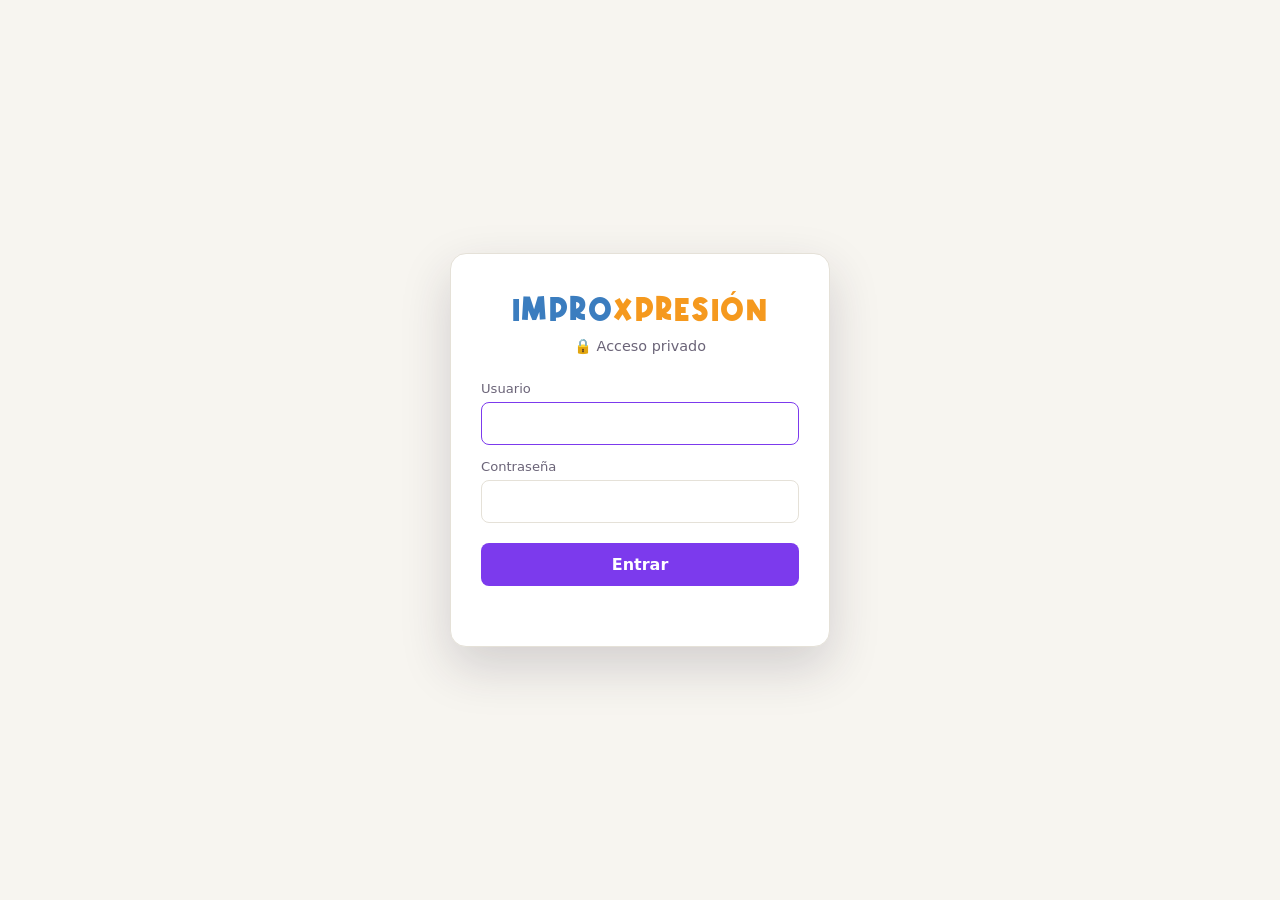
<file: index.html>
<!DOCTYPE html>
<html lang="es">
<head>
<meta charset="UTF-8">
<meta name="viewport" content="width=device-width, initial-scale=1.0">
<meta name="robots" content="noindex,nofollow">
<title>Libera tu arte · Juegos de Teatro e Impro</title>
<link rel="stylesheet" href="css/estilos.css">
<script src="js/auth.js"></script>
</head>
<body>

<header class="top">
  <a class="brand" href="index.html">
    <img src="img/logo-improxpresion.png" onerror="this.onerror=null;this.src='img/logo.svg'" alt="ImproXpresión">
    <span class="brand-txt"><span class="azul">IMPRO</span><span class="naranja">XPRESIÓN</span></span>
  </a>
  <nav>
    <a class="btn btn-secundario" href="menudos.html" title="Juegos de las clases infantiles de Menudos Artistas">🧒 Menudos Artistas</a>
    <button class="btn btn-secundario" id="btnCrearJuego">➕ Crear juego</button>
    <a class="btn btn-secundario" href="conceptos.html">📖 Conceptos</a>
    <a class="btn btn-secundario" href="actuaciones.html">📅 Actuaciones</a>
    <a class="btn btn-secundario" href="mapa.html">🗺️ Mapa</a>
    <a class="btn btn-primario" href="ficha.html">📋 Crear ficha <span class="badge-carrito" id="badgeCarrito">0</span></a>
  </nav>
</header>

<section class="panel-busqueda">
  <div class="fila-busqueda">
    <input type="search" id="txtBuscar" placeholder="Buscar por título, descripción, variantes... (ej: estatus, mímica, palmada)">
    <select id="selAutor"><option value="">Todos los autores</option></select>
    <select id="selEdad">
      <option value="">Todas las edades</option>
      <option value="ninos">Niños</option>
      <option value="adultos">Adultos</option>
      <option value="ambos">Ambos</option>
    </select>
    <select id="selOrden">
      <option value="alfa">A → Z</option>
      <option value="cat">Por categoría</option>
      <option value="fuente">Por fuente</option>
    </select>
  </div>
  <div class="chips" id="chipsCategorias"></div>
  <div class="fila-toggles">
    <label><input type="checkbox" id="chkFavs"> ⭐ Solo favoritos</label>
    <label><input type="checkbox" id="chkPropios"> 🟢 Nuevos o editados por mí</label>
    <label><input type="checkbox" id="chkVariantes"> 🔀 Con variantes</label>
    <button class="btn btn-secundario btn-mini" id="btnReset">↺ Reset</button>
    <button class="btn btn-secundario btn-mini" id="btnBackup" title="Descarga un JSON con tus juegos nuevos, ediciones, favoritos y fichas">⬇ Copia de seguridad</button>
    <button class="btn btn-secundario btn-mini" id="btnRestaurarBackup" title="Recupera una copia de seguridad">⬆ Restaurar copia</button>
    <input type="file" id="fileBackup" accept=".json" style="display:none">
    <span class="contador" id="contador"></span>
  </div>
</section>

<main class="grid" id="resultados"></main>

<!-- Modal detalle -->
<div class="modal-fondo" id="modalDetalle">
  <div class="modal">
    <button class="cerrar" data-cierra="modalDetalle">✕</button>
    <h2 id="detTitulo"></h2>
    <div class="chips-mini" id="detCats"></div>
    <div class="seccion"><h4>Cómo se juega</h4><p id="detDesc"></p></div>
    <div class="seccion" id="detVarWrap"><h4>Variantes</h4><p id="detVar"></p></div>
    <div class="seccion"><h4>Fuente</h4><p id="detFuente"></p></div>
    <div class="acciones">
      <button class="btn btn-rojo" id="detEliminar" style="display:none">🗑 Eliminar</button>
      <button class="btn btn-rojo" id="detRestaurar" style="display:none">↺ Restaurar original</button>
      <button class="btn btn-secundario" id="detEditar">✏ Editar</button>
      <button class="btn btn-secundario" id="detFav">⭐ Favorito</button>
      <button class="btn btn-verde" id="detAnadir">➕ Añadir a la ficha</button>
    </div>
  </div>
</div>

<!-- Modal crear/editar juego -->
<div class="modal-fondo" id="modalCrear">
  <div class="modal">
    <button class="cerrar" data-cierra="modalCrear">✕</button>
    <h2 id="crearTitulo">Crear juego</h2>
    <label>Título *</label>
    <input type="text" id="cjTitulo" placeholder="Nombre del juego">
    <label>Categorías * (haz clic para seleccionar)</label>
    <div class="chips" id="cjCats"></div>
    <input type="text" id="cjCatNueva" placeholder="...o escribe una categoría nueva y pulsa Enter" style="margin-top:6px">
    <label>Descripción / mecánica *</label>
    <textarea id="cjDesc" placeholder="Cómo se juega, qué trabaja, consejos de dirección..."></textarea>
    <label>Variantes</label>
    <textarea id="cjVar" style="min-height:50px"></textarea>
    <label>Edad</label>
    <select id="cjEdad">
      <option value="ambos">Ambos</option>
      <option value="ninos">Niños</option>
      <option value="adultos">Adultos</option>
    </select>
    <label>Autor / fuente</label>
    <input type="text" id="cjAutor" placeholder="Edu" value="Edu">
    <div class="acciones">
      <button class="btn btn-secundario" data-cierra="modalCrear">Cancelar</button>
      <button class="btn btn-primario" id="cjGuardar">💾 Guardar juego</button>
    </div>
  </div>
</div>

<script src="data/juegos.js"></script>
<script src="data/conceptos.js"></script>
<script src="js/comun.js"></script>
<script src="js/app.js"></script>
</body>
</html>
</file>
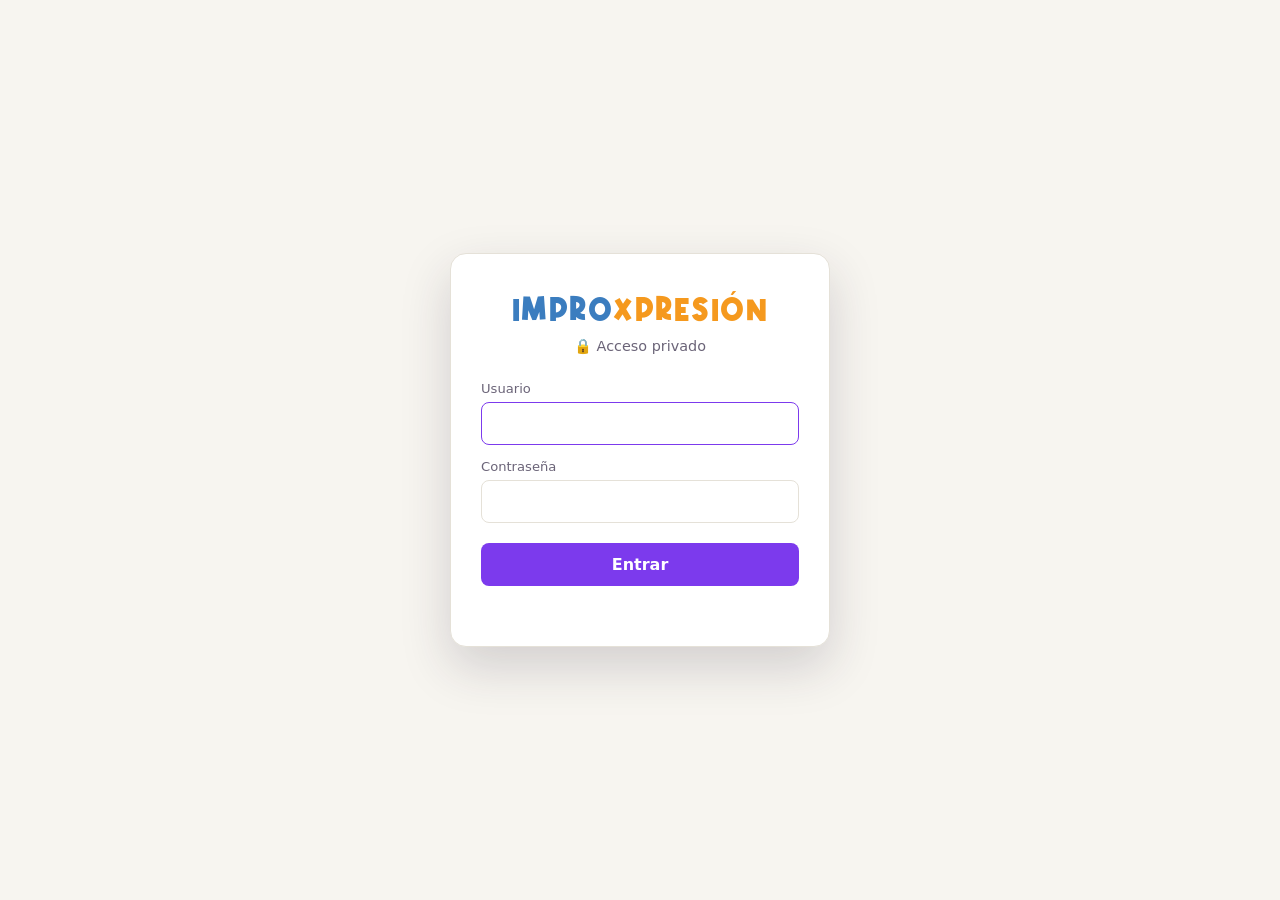
<file: actuaciones.html>
<!DOCTYPE html>
<html lang="es">
<head>
<meta charset="UTF-8">
<meta name="viewport" content="width=device-width, initial-scale=1.0">
<meta name="robots" content="noindex,nofollow">
<title>Actuaciones · ImproXpresión</title>
<link rel="stylesheet" href="css/estilos.css">
<script src="js/auth.js"></script>
<style>
.form-actuacion{background:var(--panel);border:1px solid var(--borde);border-radius:var(--radio);padding:18px 20px;box-shadow:var(--sombra);max-width:1000px;margin:18px auto;display:grid;grid-template-columns:2fr 1fr 1fr 1fr;gap:12px}
.form-actuacion .ancho{grid-column:1/-1}
.form-actuacion label{font-size:.78rem;font-weight:700;color:var(--tinta2);display:block;margin-bottom:3px;text-transform:uppercase;letter-spacing:.5px}
.form-actuacion input,.form-actuacion textarea{width:100%;padding:9px 11px;border:1px solid var(--borde);border-radius:8px;font-family:inherit;font-size:.95rem}
.form-actuacion textarea{min-height:56px;resize:vertical}
.form-actuacion .acciones-form{grid-column:1/-1;display:flex;gap:10px;justify-content:flex-end}
.lista-actuaciones{max-width:1000px;margin:0 auto 40px;padding:0 16px;display:flex;flex-direction:column;gap:12px}
.actuacion{background:var(--panel);border:1px solid var(--borde);border-radius:var(--radio);padding:14px 18px;box-shadow:var(--sombra);display:flex;gap:16px;align-items:flex-start}
.actuacion.pasada{opacity:.55}
.fecha-badge{background:#3b7dbf;color:#fff;border-radius:10px;padding:8px 12px;text-align:center;min-width:74px}
.fecha-badge .dia{font-size:1.5rem;font-weight:700;line-height:1}
.fecha-badge .mes{font-size:.75rem;text-transform:uppercase;letter-spacing:1px}
.fecha-badge .anio{font-size:.7rem;opacity:.8}
.actuacion .cuerpo{flex:1}
.actuacion h3{margin:0 0 4px;font-size:1.08rem}
.actuacion .detalles{font-size:.86rem;color:var(--tinta2);margin:0 0 4px}
.actuacion .notas{font-size:.85rem;margin:6px 0 0;white-space:pre-wrap}
.actuacion .botones{display:flex;flex-direction:column;gap:6px;align-items:flex-end}
.btn-google{background:#fff;border:1px solid #3b7dbf;color:#3b7dbf}
.btn-google:hover{background:#eaf2fa}
.separador-lista{max-width:1000px;margin:26px auto 4px;padding:0 16px;font-size:.85rem;text-transform:uppercase;letter-spacing:1.2px;color:#f5991e;font-weight:700}
</style>
</head>
<body>

<header class="top">
  <a class="brand" href="index.html">
    <img src="img/logo-improxpresion.png" onerror="this.onerror=null;this.src='img/logo.svg'" alt="ImproXpresión">
    <span class="brand-txt"><span class="azul">IMPRO</span><span class="naranja">XPRESIÓN</span></span>
  </a>
  <span class="brand-sub">📅 Actuaciones</span>
  <nav>
    <a class="btn btn-secundario" href="index.html">🎭 Juegos</a>
    <a class="btn btn-secundario" href="menudos.html" title="Juegos de las clases infantiles de Menudos Artistas">🧒 Menudos Artistas</a>
    <a class="btn btn-secundario" href="conceptos.html">📖 Conceptos</a>
    <a class="btn btn-secundario" href="mapa.html">🗺️ Mapa</a>
    <a class="btn btn-primario" href="ficha.html">📋 Crear ficha <span class="badge-carrito" id="badgeCarrito">0</span></a>
  </nav>
</header>

<section class="form-actuacion">
  <div class="ancho"><h2 style="margin:0;font-size:1.1rem" id="tituloForm">➕ Nueva actuación</h2></div>
  <div class="ancho">
    <label>Título *</label>
    <input type="text" id="aTitulo" placeholder="Jam en Escenia / Muestra fin de curso / Match en Griñón...">
  </div>
  <div>
    <label>Fecha *</label>
    <input type="date" id="aFecha">
  </div>
  <div>
    <label>Hora inicio *</label>
    <input type="time" id="aHoraIni" value="19:00">
  </div>
  <div>
    <label>Hora fin</label>
    <input type="time" id="aHoraFin" value="21:00">
  </div>
  <div>
    <label>Lugar</label>
    <input type="text" id="aLugar" placeholder="Espacio Escenia, Griñón">
  </div>
  <div class="ancho">
    <label>Notas</label>
    <textarea id="aNotas" placeholder="Formato, quién actúa, material que llevar, hora de llegada..."></textarea>
  </div>
  <div class="acciones-form">
    <button class="btn btn-secundario" id="btnCancelarEdicion" style="display:none">Cancelar</button>
    <button class="btn btn-primario" id="btnGuardarActuacion">💾 Guardar actuación</button>
  </div>
</section>

<div class="separador-lista">Próximas actuaciones</div>
<div class="lista-actuaciones" id="listaProximas"></div>

<div class="separador-lista">Actuaciones pasadas</div>
<div class="lista-actuaciones" id="listaPasadas"></div>

<script src="data/juegos.js"></script>
<script src="data/conceptos.js"></script>
<script src="js/comun.js"></script>
<script src="js/actuaciones.js"></script>
</body>
</html>
</file>
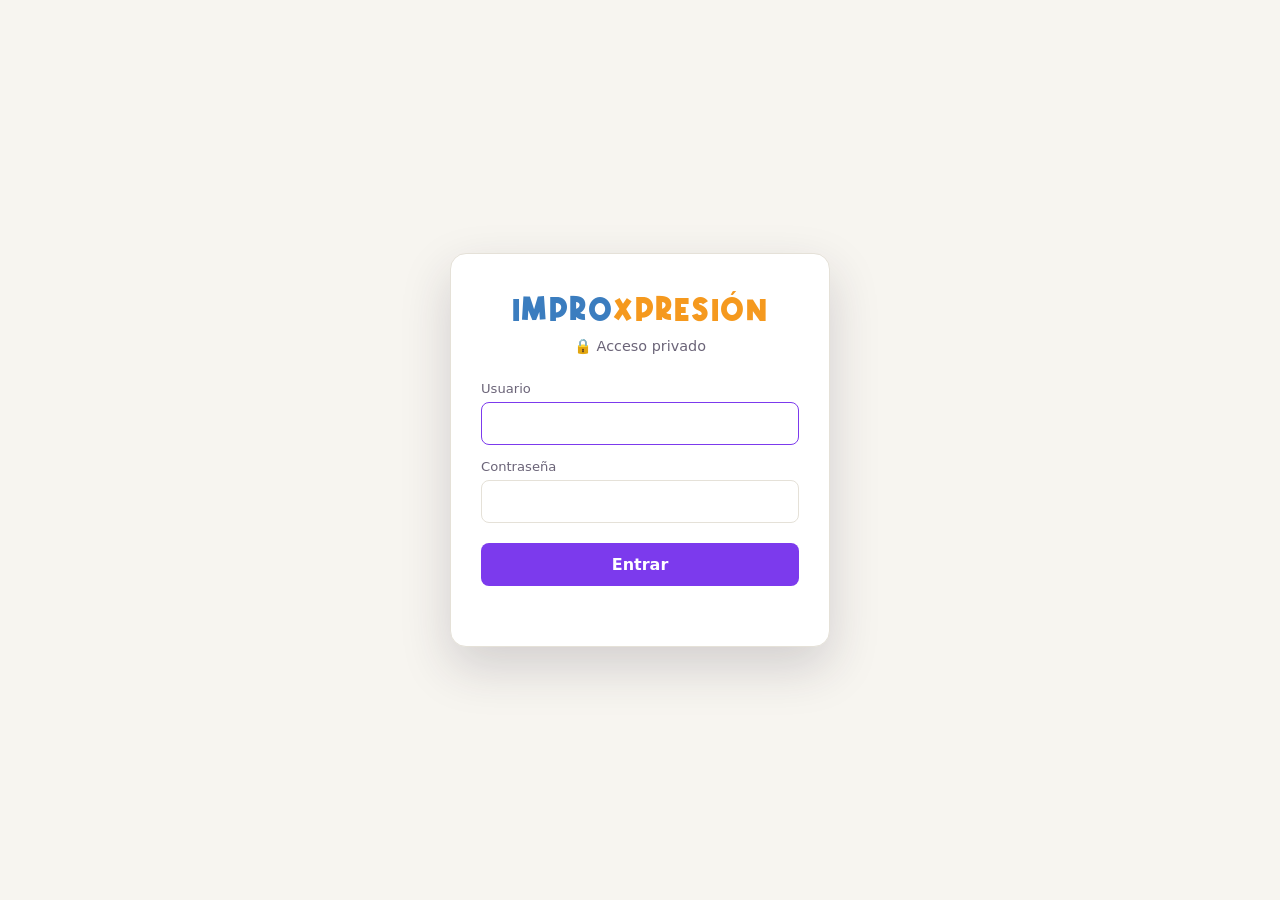
<file: ficha-menudos.html>
<!DOCTYPE html>
<html lang="es">
<head>
<meta charset="UTF-8">
<meta name="viewport" content="width=device-width, initial-scale=1.0">
<meta name="robots" content="noindex,nofollow">
<title>Crear ficha · Menudos Artistas</title>
<link rel="stylesheet" href="css/estilos.css">
<script src="js/auth.js"></script>
<style>
  body.menudos{--acento:#d6336c;--acento2:#f5991e}
  body.menudos .btn-secundario:hover{background:#fdeef2}
  body.menudos .cat-tag{background:#fbe4ec;color:#9d174d}
  body.menudos .cat-tag.origen-impro{background:#dbeafe;color:#1e3a8a}
</style>
</head>
<body class="menudos">

<header class="top">
  <a class="brand" href="menudos.html">
    <img src="img/logo-menudos.png" onerror="this.style.display='none'" alt="Menudos Artistas">
    <span class="brand-txt" style="font-family:'Segoe UI',sans-serif;font-size:1.5rem;letter-spacing:0"><span style="color:#d6336c">MENUDOS</span> <span style="color:#f5991e">ARTISTAS</span></span>
  </a>
  <span class="brand-sub">📋 Crear ficha</span>
  <nav>
    <a class="btn btn-secundario" href="index.html" title="Ir al buscador de ImproXpresión">🎭 ImproXpresión</a>
    <a class="btn btn-secundario" href="menudos.html">🧒 Volver al buscador <span class="badge-carrito" id="badgeCarrito">0</span></a>
  </nav>
</header>

<div class="contenedor">

  <section class="meta-ficha">
    <div>
      <label>Título de la ficha</label>
      <input type="text" id="fTitulo" placeholder="Clase niños martes / Clase especial...">
    </div>
    <div>
      <label>Fecha</label>
      <input type="date" id="fFecha">
    </div>
    <div>
      <label>Grupo</label>
      <input type="text" id="fGrupo" placeholder="Grupo Ugena, Cubas, Serranillos...">
    </div>
  </section>

  <div id="listaFicha" class="lista-ficha"></div>

  <div class="vacio-ficha" id="vacio" style="display:none">
    <h3>La ficha está vacía</h3>
    <p>Ve al <a href="menudos.html">buscador</a> y añade juegos con el botón <strong>+ Ficha</strong>.</p>
  </div>

  <div class="resumen-tiempo">
    <span class="total" id="totalMin">0 min</span>
    <span class="aviso" id="avisoMin"></span>
    <div class="acciones">
      <button class="btn btn-secundario" id="btnGuardarFicha">💾 Guardar</button>
      <button class="btn btn-secundario" id="btnExportarMd">⬇ Descargar .md</button>
      <button class="btn btn-primario" id="btnImprimir">🖨 Imprimir / PDF</button>
      <button class="btn btn-rojo" id="btnVaciar">🗑 Vaciar</button>
    </div>
  </div>

  <section class="fichas-guardadas no-print">
    <h2>🎭 Fichas de clase</h2>
    <div id="listaGuardadas"></div>
  </section>

</div>

<script src="data/juegos.js"></script>
<script src="data/juegos_menudos.js"></script>
<script src="data/fichas.js"></script>
<script src="js/comun-menudos.js"></script>
<script src="js/ficha-menudos.js"></script>
</body>
</html>
</file>
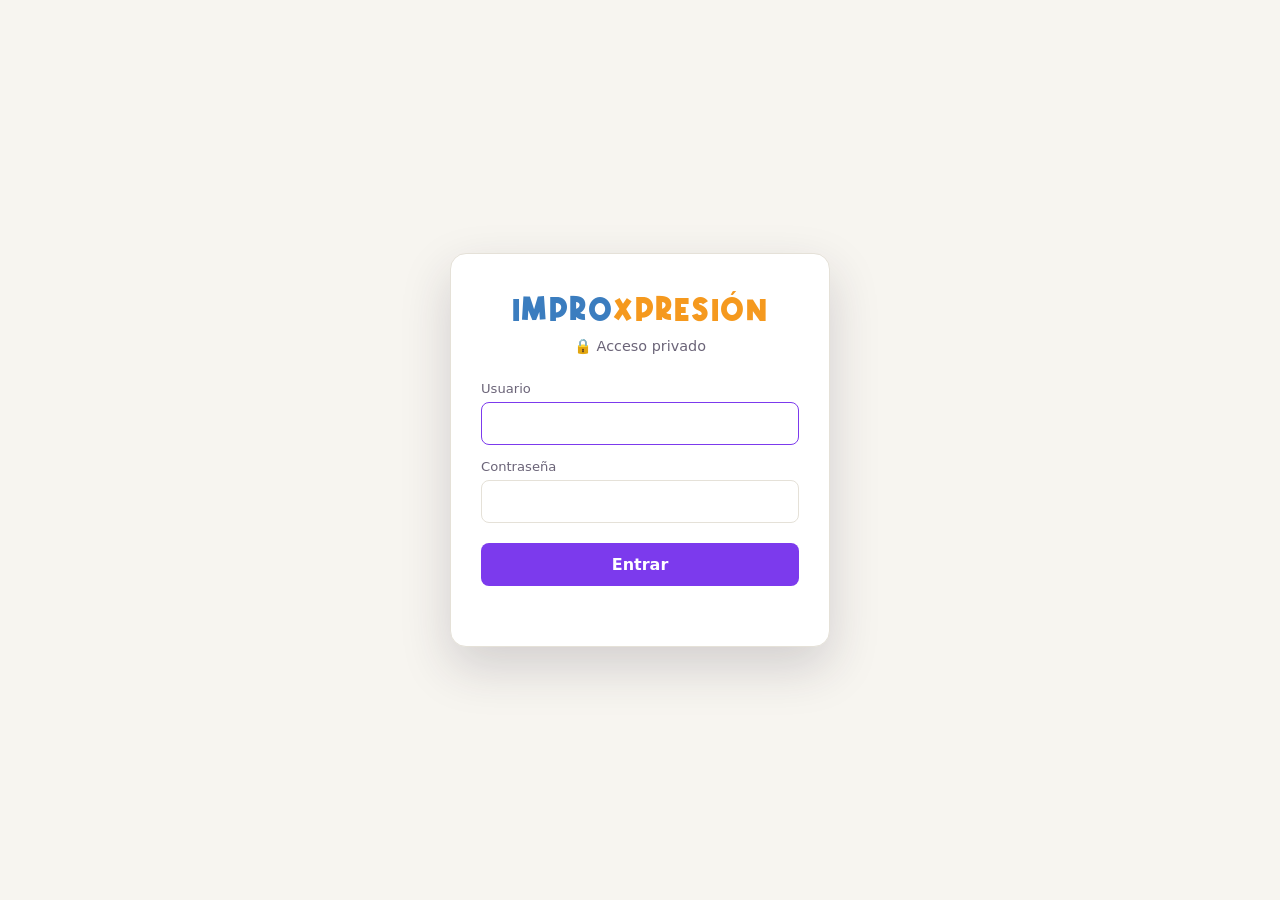
<file: ficha.html>
<!DOCTYPE html>
<html lang="es">
<head>
<meta charset="UTF-8">
<meta name="viewport" content="width=device-width, initial-scale=1.0">
<meta name="robots" content="noindex,nofollow">
<title>Crear ficha · Libera tu arte</title>
<link rel="stylesheet" href="css/estilos.css">
<script src="js/auth.js"></script>
</head>
<body>

<header class="top">
  <a class="brand" href="index.html">
    <img src="img/logo-improxpresion.png" onerror="this.onerror=null;this.src='img/logo.svg'" alt="ImproXpresión">
    <span class="brand-txt"><span class="azul">IMPRO</span><span class="naranja">XPRESIÓN</span></span>
  </a>
  <span class="brand-sub">📋 Crear ficha</span>
  <nav>
    <a class="btn btn-secundario" href="menudos.html" title="Juegos de las clases infantiles de Menudos Artistas">🧒 Menudos Artistas</a>
    <a class="btn btn-secundario" href="conceptos.html">📖 Conceptos</a>
    <a class="btn btn-secundario" href="actuaciones.html">📅 Actuaciones</a>
    <a class="btn btn-secundario" href="mapa.html">🗺️ Mapa</a>
    <a class="btn btn-secundario" href="index.html">🎭 Volver al buscador <span class="badge-carrito" id="badgeCarrito">0</span></a>
  </nav>
</header>

<div class="contenedor">

  <section class="meta-ficha">
    <div>
      <label>Título de la ficha</label>
      <input type="text" id="fTitulo" placeholder="Ficha Jamming / Intensivo Escenia / Clase niños...">
    </div>
    <div>
      <label>Fecha</label>
      <input type="date" id="fFecha">
    </div>
    <div>
      <label>Grupo</label>
      <input type="text" id="fGrupo" placeholder="Adultos x6, niños...">
    </div>
  </section>

  <div id="listaFicha" class="lista-ficha"></div>

  <div class="vacio-ficha" id="vacio" style="display:none">
    <h3>La ficha está vacía</h3>
    <p>Ve al <a href="index.html">buscador</a> y añade juegos con el botón <strong>+ Ficha</strong>.</p>
  </div>

  <div class="resumen-tiempo">
    <span class="total" id="totalMin">0 min</span>
    <span class="aviso" id="avisoMin"></span>
    <div class="acciones">
      <button class="btn btn-secundario" id="btnGuardarFicha">💾 Guardar</button>
      <button class="btn btn-secundario" id="btnExportarMd">⬇ Descargar .md</button>
      <button class="btn btn-primario" id="btnImprimir">🖨 Imprimir / PDF</button>
      <button class="btn btn-rojo" id="btnVaciar">🗑 Vaciar</button>
    </div>
  </div>

  <section class="fichas-guardadas no-print">
    <h2>🎭 Fichas de clase</h2>
    <div id="listaBase"></div>
  </section>

  <section class="fichas-guardadas no-print">
    <h2>📚 Fichas guardadas</h2>
    <div id="listaGuardadas"></div>
  </section>

</div>

<script src="data/juegos.js"></script>
<script src="data/conceptos.js"></script>
<script src="data/fichas.js"></script>
<script src="js/comun.js"></script>
<script src="js/ficha.js"></script>
</body>
</html>
</file>
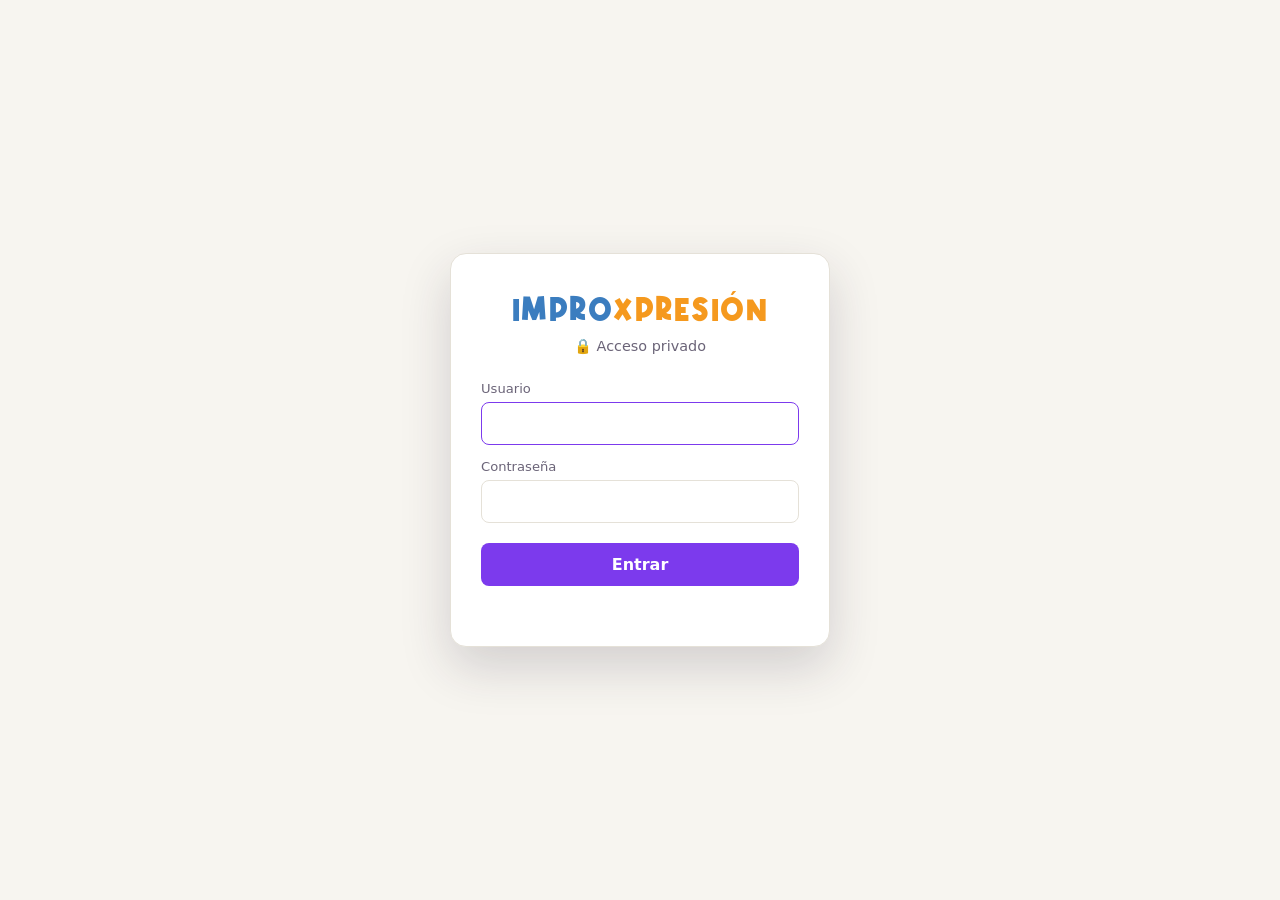
<file: mapa.html>
<!DOCTYPE html>
<html lang="es">
<head>
<meta charset="UTF-8">
<meta name="viewport" content="width=device-width, initial-scale=1.0">
<meta name="robots" content="noindex,nofollow">
<title>Mapa de La Sagra · ImproXpresión</title>
<link rel="stylesheet" href="css/estilos.css">
<script src="js/auth.js"></script>
</head>
<body>

<header class="top">
  <a class="brand" href="index.html">
    <img src="img/logo-improxpresion.png" onerror="this.onerror=null;this.src='img/logo.svg'" alt="ImproXpresión">
    <span class="brand-txt"><span class="azul">IMPRO</span><span class="naranja">XPRESIÓN</span></span>
  </a>
  <span class="brand-sub">🗺️ Mapa de La Sagra</span>
  <nav>
    <a class="btn btn-secundario" href="index.html">🎭 Juegos</a>
    <a class="btn btn-secundario" href="menudos.html" title="Juegos de las clases infantiles de Menudos Artistas">🧒 Menudos Artistas</a>
    <a class="btn btn-secundario" href="conceptos.html">📖 Conceptos</a>
    <a class="btn btn-secundario" href="actuaciones.html">📅 Actuaciones</a>
    <a class="btn btn-primario" href="ficha.html">📋 Crear ficha <span class="badge-carrito" id="badgeCarrito">0</span></a>
  </nav>
</header>

<section class="mapa-intro">
  <div>
    <h1>Dónde actuar en La Sagra</h1>
    <p>Mapa corocromático de los municipios de La Sagra (Toledo y borde madrileño). El color indica la <strong>población</strong> (más oscuro = más habitantes). <strong>Pincha en un pueblo</strong> para ver su población, espacios donde actuar, festivales y los contactos de cultura. Puedes editar y guardar la información de cada pueblo: se queda en este navegador y entra en la <em>copia de seguridad</em>.</p>
  </div>
  <div class="mapa-buscar">
    <input type="search" id="buscarMuni" placeholder="🔎 Buscar pueblo…" autocomplete="off">
    <div class="sugerencias" id="sugerencias"></div>
  </div>
</section>

<div class="mapa-wrap">
  <div class="mapa-col">
    <div class="mapa-svg-box">
      <svg id="mapaSvg" xmlns="http://www.w3.org/2000/svg" role="img" aria-label="Mapa de los municipios de La Sagra"></svg>
    </div>
    <div class="leyenda">
      <div class="leyenda-eje"><span>Menos población</span><span class="flecha">Magnitud →</span><span>Más población</span></div>
      <div class="leyenda-barra" id="leyendaBarra"></div>
      <div class="leyenda-pie">Leyenda del valor · población aproximada (INE)</div>
    </div>
  </div>

  <aside class="mapa-panel" id="panel" aria-live="polite">
    <div class="panel-vacio" id="panelVacio">
      <div class="panel-vacio-icono">🗺️</div>
      <p>Selecciona un municipio en el mapa para ver su ficha.</p>
    </div>

    <div class="panel-ficha" id="panelFicha" hidden>
      <button class="panel-cerrar" id="panelCerrar" title="Cerrar">✕</button>
      <div class="panel-cab">
        <span class="panel-swatch" id="pSwatch"></span>
        <div>
          <h2 id="pNombre"></h2>
          <span class="panel-prov" id="pProv"></span>
          <span class="panel-pob" id="pPob"></span>
        </div>
      </div>

      <div class="panel-sec">
        <h4>🏛️ Espacios donde actuar</h4>
        <textarea id="pEspacios" rows="3" placeholder="Casa de la Cultura, auditorio, plaza mayor, colegio… (uno por línea)"></textarea>
      </div>

      <div class="panel-sec">
        <h4>🎉 Festivales y programación</h4>
        <textarea id="pFestivales" rows="3" placeholder="Festival de calle, muestras, fiestas patronales con programación… (uno por línea)"></textarea>
      </div>

      <div class="panel-sec">
        <h4>📇 Contacto de cultura</h4>
        <div class="panel-grid">
          <label>Web / sede electrónica del Ayuntamiento
            <input type="text" id="pWeb" placeholder="www.ayuntamiento…">
          </label>
          <label>Teléfono del Ayuntamiento
            <input type="text" id="pTel" placeholder="925 00 00 00">
          </label>
          <label>Concejalía de Cultura (persona / cargo)
            <input type="text" id="pCargo" placeholder="Concejal/a o técnico programador">
          </label>
          <label>Teléfono / móvil de contacto
            <input type="text" id="pCargoTel" placeholder="Teléfono directo">
          </label>
          <label>Email de cultura
            <input type="text" id="pEmail" placeholder="cultura@…">
          </label>
        </div>
      </div>

      <div class="panel-sec">
        <h4>📝 Notas</h4>
        <textarea id="pNotas" rows="2" placeholder="Aforo, cachés, contactos de años anteriores, condiciones…"></textarea>
      </div>

      <div class="panel-enlaces">
        <a class="btn btn-secundario btn-mini" id="pBuscarWeb" target="_blank" rel="noopener">🌐 Buscar Ayuntamiento</a>
        <a class="btn btn-secundario btn-mini" id="pMapaWeb" target="_blank" rel="noopener">📍 Cómo llegar</a>
      </div>

      <div class="panel-acciones">
        <span class="panel-guardado" id="pGuardado"></span>
        <button class="btn btn-secundario btn-mini" id="pRestaurar" title="Vuelve a los datos de partida">↺ Restaurar</button>
        <button class="btn btn-verde" id="pGuardar">💾 Guardar</button>
      </div>
    </div>
  </aside>
</div>

<script src="data/juegos.js"></script>
<script src="data/conceptos.js"></script>
<script src="data/sagra.js"></script>
<script src="js/comun.js"></script>
<script src="js/mapa.js"></script>
</body>
</html>
</file>
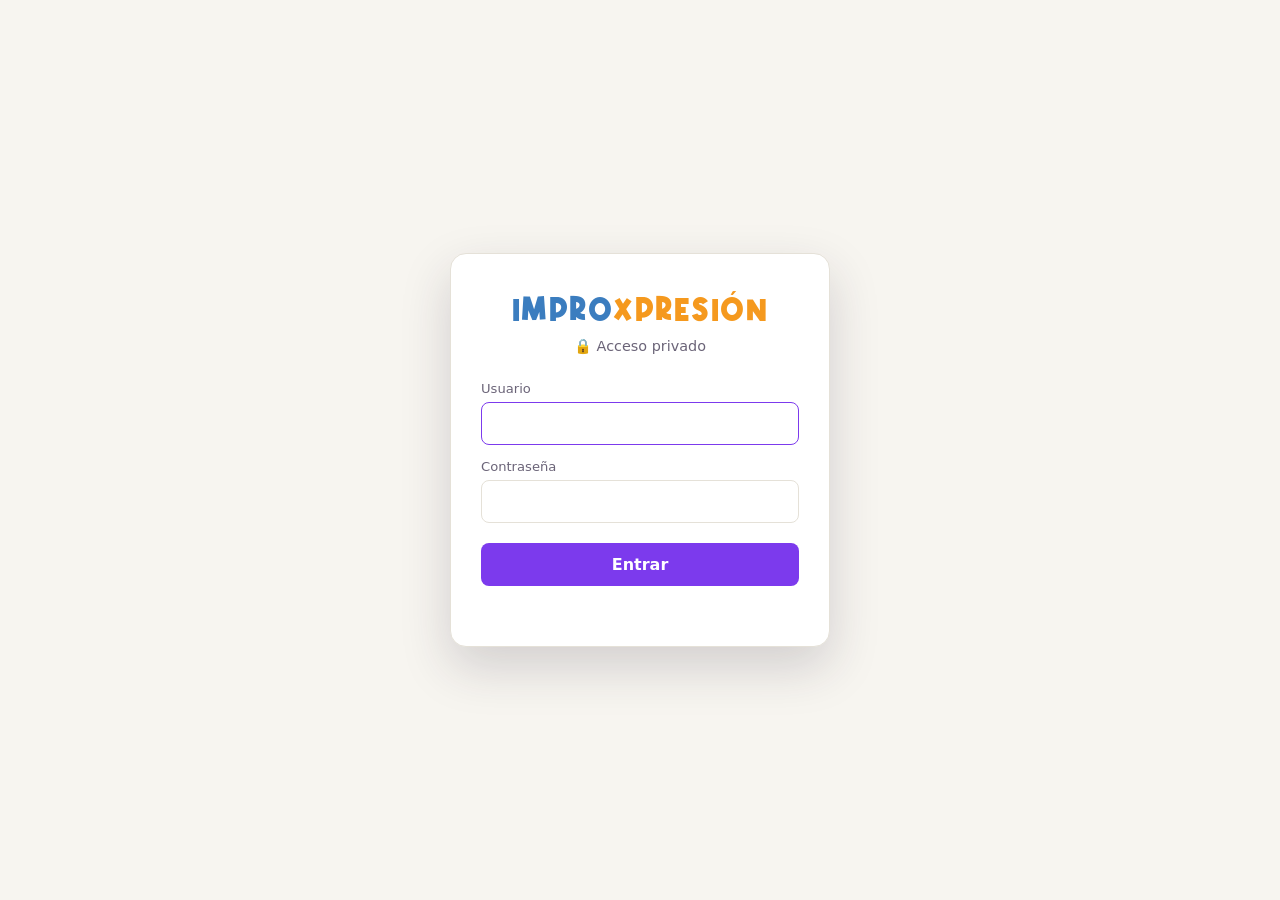
<file: menudos.html>
<!DOCTYPE html>
<html lang="es">
<head>
<meta charset="UTF-8">
<meta name="viewport" content="width=device-width, initial-scale=1.0">
<meta name="robots" content="noindex,nofollow">
<title>Menudos Artistas · Juegos de teatro infantil</title>
<link rel="stylesheet" href="css/estilos.css">
<script src="js/auth.js"></script>
<style>
  /* Paleta propia de Menudos Artistas (no toca las variables de ImproXpresión) */
  body.menudos{--acento:#d6336c;--acento2:#f5991e}
  body.menudos .btn-secundario:hover{background:#fdeef2}
  body.menudos .chip.activa{background:#d6336c;border-color:#d6336c}
  body.menudos .cat-tag{background:#fbe4ec;color:#9d174d}
  body.menudos .cat-tag.origen-impro{background:#dbeafe;color:#1e3a8a}
  body.menudos .tarjeta.de-impro{border-left:3px solid #1e3a8a}
</style>
</head>
<body class="menudos">

<header class="top">
  <a class="brand" href="menudos.html">
    <img src="img/logo-menudos.png" onerror="this.style.display='none'" alt="Menudos Artistas">
    <span class="brand-txt" style="font-family:'Segoe UI',sans-serif;font-size:1.5rem;letter-spacing:0"><span style="color:#d6336c">MENUDOS</span> <span style="color:#f5991e">ARTISTAS</span></span>
  </a>
  <span class="brand-sub">🧒 Teatro Ugena infantil</span>
  <nav>
    <button class="btn btn-secundario" id="btnCrearJuego">➕ Crear juego</button>
    <a class="btn btn-secundario" href="ficha-menudos.html">📋 Crear ficha <span class="badge-carrito" id="badgeCarrito">0</span></a>
    <a class="btn btn-secundario" href="index.html" title="Ir al buscador de ImproXpresión">🎭 ImproXpresión</a>
  </nav>
</header>

<section class="panel-busqueda">
  <div class="fila-busqueda">
    <input type="search" id="txtBuscar" placeholder="Buscar por título, descripción, variantes... (ej: calentamiento, personaje, cuento)">
    <select id="selAutor"><option value="">Todos los autores</option></select>
    <select id="selOrden">
      <option value="alfa">A → Z</option>
      <option value="cat">Por categoría</option>
      <option value="fuente">Por fuente</option>
    </select>
  </div>
  <div class="chips" id="chipsCategorias"></div>
  <div class="fila-toggles">
    <label><input type="checkbox" id="chkFavs"> ⭐ Solo favoritos</label>
    <label><input type="checkbox" id="chkPropios"> 🟢 Nuevos o editados por mí</label>
    <label><input type="checkbox" id="chkVariantes"> 🔀 Con variantes</label>
    <label title="Incluye también los juegos de la base de ImproXpresión (sin mezclarlos con tu base de Menudos Artistas)"><input type="checkbox" id="chkImpro" checked> 🎭 Incluir ImproXpresión</label>
    <button class="btn btn-secundario btn-mini" id="btnReset">↺ Reset</button>
    <button class="btn btn-secundario btn-mini" id="btnBackup" title="Descarga un JSON con tus juegos nuevos, ediciones, favoritos y fichas">⬇ Copia de seguridad</button>
    <button class="btn btn-secundario btn-mini" id="btnRestaurarBackup" title="Recupera una copia de seguridad">⬆ Restaurar copia</button>
    <input type="file" id="fileBackup" accept=".json" style="display:none">
    <span class="contador" id="contador"></span>
  </div>
</section>

<main class="grid" id="resultados"></main>

<!-- Modal detalle -->
<div class="modal-fondo" id="modalDetalle">
  <div class="modal">
    <button class="cerrar" data-cierra="modalDetalle">✕</button>
    <h2 id="detTitulo"></h2>
    <div class="chips-mini" id="detCats"></div>
    <div class="seccion"><h4>Cómo se juega</h4><p id="detDesc"></p></div>
    <div class="seccion" id="detVarWrap"><h4>Variantes</h4><p id="detVar"></p></div>
    <div class="seccion"><h4>Fuente</h4><p id="detFuente"></p></div>
    <div class="acciones">
      <button class="btn btn-rojo" id="detEliminar" style="display:none">🗑 Eliminar</button>
      <button class="btn btn-rojo" id="detRestaurar" style="display:none">↺ Restaurar original</button>
      <button class="btn btn-secundario" id="detEditar">✏ Editar</button>
      <button class="btn btn-secundario" id="detFav">⭐ Favorito</button>
      <button class="btn btn-verde" id="detAnadir">➕ Añadir a la ficha</button>
    </div>
  </div>
</div>

<!-- Modal crear/editar juego -->
<div class="modal-fondo" id="modalCrear">
  <div class="modal">
    <button class="cerrar" data-cierra="modalCrear">✕</button>
    <h2 id="crearTitulo">Crear juego</h2>
    <label>Título *</label>
    <input type="text" id="cjTitulo" placeholder="Nombre del juego">
    <label>Categorías * (haz clic para seleccionar)</label>
    <div class="chips" id="cjCats"></div>
    <input type="text" id="cjCatNueva" placeholder="...o escribe una categoría nueva y pulsa Enter" style="margin-top:6px">
    <label>Descripción / mecánica *</label>
    <textarea id="cjDesc" placeholder="Cómo se juega, qué trabaja, consejos de dirección..."></textarea>
    <label>Variantes</label>
    <textarea id="cjVar" style="min-height:50px"></textarea>
    <label>Edad</label>
    <select id="cjEdad">
      <option value="ninos">Niños</option>
      <option value="ambos">Ambos</option>
      <option value="adultos">Adultos</option>
    </select>
    <label>Autor / fuente</label>
    <input type="text" id="cjAutor" placeholder="Edu" value="Edu">
    <div class="acciones">
      <button class="btn btn-secundario" data-cierra="modalCrear">Cancelar</button>
      <button class="btn btn-primario" id="cjGuardar">💾 Guardar juego</button>
    </div>
  </div>
</div>

<script src="data/juegos.js"></script>
<script src="data/juegos_menudos.js"></script>
<script src="js/comun-menudos.js"></script>
<script src="js/app-menudos.js"></script>
</body>
</html>
</file>
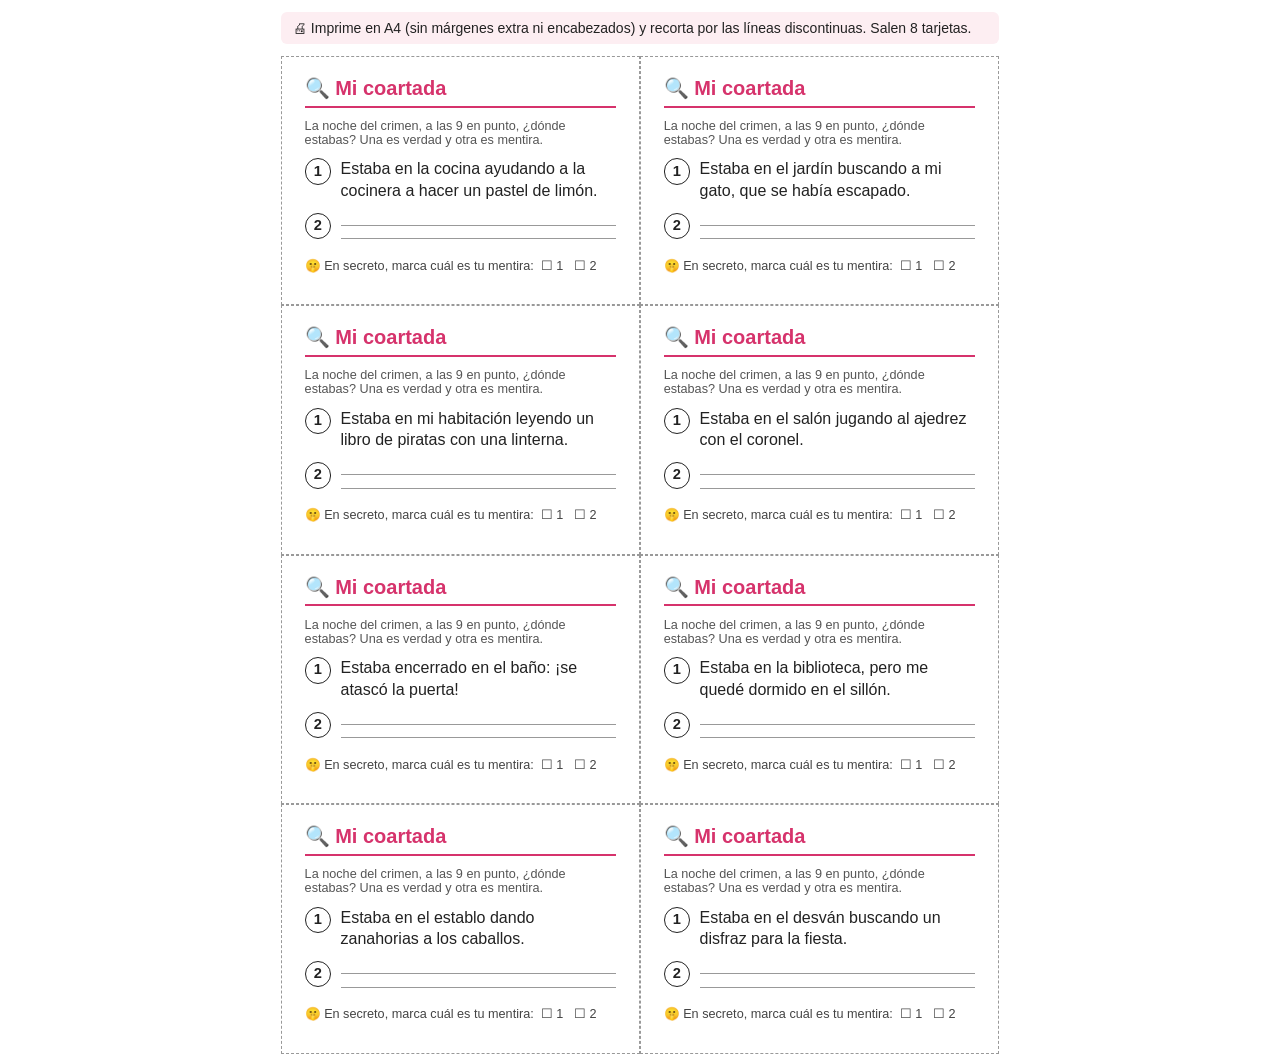
<file: tarjetas-coartadas.html>
<!DOCTYPE html>
<html lang="es">
<head>
<meta charset="UTF-8">
<meta name="viewport" content="width=device-width, initial-scale=1.0">
<meta name="robots" content="noindex,nofollow">
<title>Tarjetas de coartadas</title>
<style>
  @page{size:A4;margin:10mm}
  *{box-sizing:border-box}
  body{margin:0;background:#fff;color:#222;font-family:'Segoe UI',Arial,sans-serif}
  .aviso{max-width:190mm;margin:12px auto;padding:8px 12px;background:#fdeef2;border-radius:6px;font-size:14px}
  .hoja{width:190mm;margin:0 auto;display:grid;grid-template-columns:1fr 1fr;grid-auto-rows:66mm}
  .tarjeta{border:1.5px dashed #999;padding:5mm 6mm;display:flex;flex-direction:column;gap:3mm}
  .cab{display:flex;justify-content:space-between;align-items:baseline;border-bottom:2px solid #d6336c;padding-bottom:1.5mm}
  .cab b{font-size:15pt;color:#d6336c}
  .cab span{font-size:9pt;color:#666}
  .sub{font-size:9.5pt;color:#555;margin:0}
  .coartada{display:flex;gap:2.5mm;font-size:12pt;line-height:1.35}
  .num{flex:none;width:7mm;height:7mm;border:1.5px solid #222;border-radius:50%;display:flex;align-items:center;justify-content:center;font-weight:700;font-size:11pt}
  .linea{flex:1;border-bottom:1px solid #999;height:7mm}
  .lineas{flex:1;display:flex;flex-direction:column}
  .pie{margin-top:auto;font-size:9.5pt;color:#444}
  @media print{.aviso{display:none}}
</style>
</head>
<body>
<p class="aviso">🖨 Imprime en A4 (sin márgenes extra ni encabezados) y recorta por las líneas discontinuas. Salen 8 tarjetas.</p>
<div class="hoja" id="hoja"></div>
<script>
const COARTADAS = [
  'Estaba en la cocina ayudando a la cocinera a hacer un pastel de limón.',
  'Estaba en el jardín buscando a mi gato, que se había escapado.',
  'Estaba en mi habitación leyendo un libro de piratas con una linterna.',
  'Estaba en el salón jugando al ajedrez con el coronel.',
  'Estaba encerrado en el baño: ¡se atascó la puerta!',
  'Estaba en la biblioteca, pero me quedé dormido en el sillón.',
  'Estaba en el establo dando zanahorias a los caballos.',
  'Estaba en el desván buscando un disfraz para la fiesta.'
];
document.getElementById('hoja').innerHTML = COARTADAS.map(c => `
  <div class="tarjeta">
    <div class="cab"><b>🔍 Mi coartada</b></div>
    <p class="sub">La noche del crimen, a las 9 en punto, ¿dónde estabas? Una es verdad y otra es mentira.</p>
    <div class="coartada"><span class="num">1</span><span>${c}</span></div>
    <div class="coartada"><span class="num">2</span><span class="lineas"><span class="linea"></span><span class="linea"></span></span></div>
    <p class="pie">🤫 En secreto, marca cuál es tu mentira:&nbsp; ☐ 1 &nbsp; ☐ 2</p>
  </div>`).join('');
</script>
</body>
</html>
</file>
<file: css/estilos.css>
:root{
  --bg:#f7f5f0;
  --panel:#ffffff;
  --tinta:#2b2437;
  --tinta2:#6b6478;
  --acento:#7c3aed;
  --acento2:#f59e0b;
  --ok:#16a34a;
  --peligro:#dc2626;
  --borde:#e5e1d8;
  --radio:12px;
  --sombra:0 2px 10px rgba(43,36,55,.08);
}
*{box-sizing:border-box}
body{margin:0;font-family:'Segoe UI',system-ui,sans-serif;background:var(--bg);color:var(--tinta);line-height:1.45}
a{color:var(--acento);text-decoration:none}

/* ===== Cabecera ===== */
@font-face{
  font-family:'Alphakind';
  src:url('../fonts/Alphakind.ttf') format('truetype');
  font-display:swap;
}
header.top{background:#fff;color:var(--tinta);padding:12px 24px;display:flex;align-items:center;gap:16px;flex-wrap:wrap;border-bottom:3px solid var(--borde);box-shadow:0 2px 8px rgba(43,36,55,.06)}
.brand{display:flex;align-items:center;gap:14px;text-decoration:none}
.brand img{height:56px;width:auto}
.brand-txt{font-family:'Alphakind','Segoe UI',sans-serif;font-size:2rem;letter-spacing:1.5px;line-height:1}
.brand-txt .azul{color:#3b7dbf}
.brand-txt .naranja{color:#f5991e}
.brand-sub{font-size:.78rem;color:var(--tinta2);margin-left:8px}
header.top nav{margin-left:auto;display:flex;gap:10px;align-items:center;flex-wrap:wrap}
.btn{display:inline-flex;align-items:center;gap:6px;border:none;border-radius:8px;padding:9px 16px;font-size:.92rem;cursor:pointer;transition:.15s;font-family:inherit}
.btn-primario{background:var(--acento);color:#fff}
.btn-primario:hover{background:#6d28d9}
.btn-secundario{background:#fff;color:var(--tinta);border:1px solid var(--borde)}
.btn-secundario:hover{background:#f3f0ff}
.btn-verde{background:var(--ok);color:#fff}
.btn-verde:hover{background:#15803d}
.btn-rojo{background:transparent;color:var(--peligro);border:1px solid var(--peligro)}
.btn-rojo:hover{background:#fee2e2}
.btn-mini{padding:4px 9px;font-size:.8rem;border-radius:6px}
.badge-carrito{background:var(--acento2);color:#2b2437;font-weight:700;border-radius:999px;padding:2px 9px;font-size:.8rem}

/* ===== Buscador ===== */
.panel-busqueda{background:var(--panel);margin:18px auto;max-width:1200px;padding:18px 20px;border-radius:var(--radio);box-shadow:var(--sombra);border:1px solid var(--borde)}
.fila-busqueda{display:flex;gap:10px;flex-wrap:wrap;align-items:center}
.fila-busqueda input[type=search]{flex:1;min-width:240px;padding:11px 14px;border:1px solid var(--borde);border-radius:8px;font-size:1rem;font-family:inherit}
.fila-busqueda select{padding:10px 12px;border:1px solid var(--borde);border-radius:8px;font-size:.92rem;background:#fff;font-family:inherit}
.chips{display:flex;flex-wrap:wrap;gap:7px;margin-top:12px}
.chip{border:1px solid var(--borde);background:#fff;border-radius:999px;padding:5px 13px;font-size:.83rem;cursor:pointer;transition:.12s;user-select:none}
.chip:hover{border-color:var(--acento)}
.chip.activa{background:var(--acento);border-color:var(--acento);color:#fff}
.fila-toggles{display:flex;gap:18px;margin-top:12px;flex-wrap:wrap;align-items:center;font-size:.9rem;color:var(--tinta2)}
.fila-toggles label{display:flex;align-items:center;gap:6px;cursor:pointer}
.contador{margin-left:auto;font-size:.85rem;color:var(--tinta2)}

/* ===== Resultados ===== */
.grid{max-width:1200px;margin:0 auto 40px;padding:0 16px;display:grid;grid-template-columns:repeat(auto-fill,minmax(320px,1fr));gap:14px}
.tarjeta{background:var(--panel);border:1px solid var(--borde);border-radius:var(--radio);padding:14px 16px;box-shadow:var(--sombra);display:flex;flex-direction:column;gap:8px;transition:.15s}
.tarjeta:hover{transform:translateY(-2px);box-shadow:0 6px 18px rgba(43,36,55,.13)}
.tarjeta h3{margin:0;font-size:1.02rem;cursor:pointer}
.tarjeta h3:hover{color:var(--acento)}
.tarjeta .cats{display:flex;flex-wrap:wrap;gap:5px}
.cat-tag{font-size:.7rem;background:#ede9fe;color:#5b21b6;border-radius:5px;padding:2px 7px;font-weight:600}
.cat-tag.edad{background:#fef3c7;color:#92400e}
.cat-tag.custom{background:#dcfce7;color:#166534}
.tarjeta .desc{font-size:.85rem;color:var(--tinta2);display:-webkit-box;-webkit-line-clamp:3;-webkit-box-orient:vertical;overflow:hidden;margin:0}
.tarjeta .pie{display:flex;align-items:center;gap:8px;margin-top:auto;padding-top:6px;border-top:1px dashed var(--borde)}
.tarjeta .fuente{font-size:.72rem;color:var(--tinta2);flex:1;overflow:hidden;text-overflow:ellipsis;white-space:nowrap}
.estrella{background:none;border:none;font-size:1.25rem;cursor:pointer;color:#c9c4bb;transition:.12s;padding:2px}
.estrella.fav{color:var(--acento2)}
.estrella:hover{transform:scale(1.2)}
.sin-resultados{text-align:center;color:var(--tinta2);padding:60px 20px;grid-column:1/-1}

/* ===== Modal ===== */
.modal-fondo{position:fixed;inset:0;background:rgba(30,25,40,.55);display:none;align-items:flex-start;justify-content:center;padding:40px 16px;z-index:50;overflow-y:auto}
.modal-fondo.abierto{display:flex}
.modal{background:#fff;border-radius:var(--radio);max-width:640px;width:100%;padding:26px 28px;position:relative;box-shadow:0 20px 50px rgba(0,0,0,.3)}
.modal h2{margin:0 0 4px;font-size:1.3rem;padding-right:30px}
.modal .cerrar{position:absolute;top:14px;right:16px;background:none;border:none;font-size:1.4rem;cursor:pointer;color:var(--tinta2)}
.modal .seccion{margin-top:14px}
.modal .seccion h4{margin:0 0 4px;font-size:.8rem;text-transform:uppercase;letter-spacing:.8px;color:var(--acento)}
.modal .seccion p{margin:0;font-size:.93rem;white-space:pre-wrap}
.modal label{display:block;font-size:.82rem;font-weight:600;margin:12px 0 4px;color:var(--tinta2)}
.modal input[type=text],.modal textarea,.modal select{width:100%;padding:9px 11px;border:1px solid var(--borde);border-radius:8px;font-family:inherit;font-size:.92rem}
.modal textarea{min-height:90px;resize:vertical}
.modal .acciones{display:flex;gap:10px;margin-top:20px;justify-content:flex-end;flex-wrap:wrap}
.chips-mini{display:flex;flex-wrap:wrap;gap:6px;margin-top:4px}

/* ===== Ficha builder ===== */
.contenedor{max-width:1000px;margin:20px auto;padding:0 16px}
.meta-ficha{background:var(--panel);border:1px solid var(--borde);border-radius:var(--radio);padding:18px 20px;box-shadow:var(--sombra);display:grid;grid-template-columns:2fr 1fr 1fr;gap:12px}
.meta-ficha label{font-size:.78rem;font-weight:700;color:var(--tinta2);display:block;margin-bottom:3px;text-transform:uppercase;letter-spacing:.5px}
.meta-ficha input,.meta-ficha select{width:100%;padding:9px 11px;border:1px solid var(--borde);border-radius:8px;font-family:inherit;font-size:.95rem}
.lista-ficha{margin-top:18px;display:flex;flex-direction:column;gap:10px}
.item-ficha{background:var(--panel);border:1px solid var(--borde);border-radius:var(--radio);padding:12px 16px;display:grid;grid-template-columns:auto 1fr auto;gap:12px;align-items:start;box-shadow:var(--sombra)}
.item-ficha.arrastrando{opacity:.4}
.item-num{background:var(--acento);color:#fff;font-weight:700;border-radius:8px;width:32px;height:32px;display:flex;align-items:center;justify-content:center;font-size:.9rem;cursor:grab;user-select:none}
.item-cuerpo h3{margin:0 0 3px;font-size:1rem}
.item-cuerpo .desc{font-size:.83rem;color:var(--tinta2);margin:0 0 6px}
.nota-print{display:none}
.item-cuerpo textarea{width:100%;border:1px dashed var(--borde);border-radius:7px;padding:7px 9px;font-family:inherit;font-size:.83rem;min-height:34px;resize:vertical;background:#fbfaf7}
.item-controles{display:flex;flex-direction:column;gap:6px;align-items:flex-end}
.item-controles .minutos{width:72px;padding:6px 8px;border:1px solid var(--borde);border-radius:7px;font-family:inherit;text-align:center;font-size:.9rem}
.item-controles .flechas{display:flex;gap:4px}
.resumen-tiempo{position:sticky;bottom:0;background:var(--tinta);color:#fff;border-radius:var(--radio) var(--radio) 0 0;padding:14px 22px;display:flex;align-items:center;gap:18px;margin-top:22px;flex-wrap:wrap}
.resumen-tiempo .total{font-size:1.25rem;font-weight:700}
.resumen-tiempo .aviso{font-size:.85rem;opacity:.85}
.resumen-tiempo .acciones{margin-left:auto;display:flex;gap:8px;flex-wrap:wrap}
.vacio-ficha{text-align:center;padding:50px 20px;color:var(--tinta2);background:var(--panel);border:2px dashed var(--borde);border-radius:var(--radio);margin-top:18px}
.fichas-guardadas{margin-top:30px}
.fichas-guardadas h2{font-size:1.05rem}
.ficha-guardada{background:var(--panel);border:1px solid var(--borde);border-radius:10px;padding:10px 16px;display:flex;align-items:center;gap:12px;margin-bottom:8px}
.ficha-guardada .nombre{font-weight:600;flex:1}
.ficha-guardada .datos{font-size:.8rem;color:var(--tinta2)}

/* ===== Impresión: resumen a 1 cara (título + ~3 líneas por juego) ===== */
@media print{
  header.top,.meta-ficha .no-print,.item-controles .flechas,.item-controles .btn,.resumen-tiempo .acciones,.fichas-guardadas,.btn,.no-print{display:none !important}
  @page{margin:10mm}
  body{background:#fff;font-size:9.5px}
  .contenedor{max-width:100%;margin:0;padding:0}

  .meta-ficha{padding:3px 8px;gap:10px;margin-bottom:4px;box-shadow:none;border-color:#bbb;grid-template-columns:2fr 1fr 1fr;align-items:baseline}
  .meta-ficha > div{display:flex;align-items:baseline;gap:4px;white-space:nowrap;overflow:hidden}
  .meta-ficha label{font-size:.56rem;margin:0;flex:none}
  .meta-ficha input,.meta-ficha select{padding:0;font-size:.78rem;border:none;border-bottom:1px solid #999;border-radius:0;height:auto}

  .lista-ficha{gap:2px;margin-top:0}
  .item-ficha{
    box-shadow:none;border-color:#ccc;break-inside:avoid;page-break-inside:avoid;
    padding:3px 7px;gap:7px;grid-template-columns:16px 1fr auto;align-items:start
  }
  .item-num{width:15px;height:15px;font-size:.62rem;border-radius:4px}
  .item-cuerpo h3{font-size:.8rem;margin:0;line-height:1.1}
  .item-cuerpo h3 .cat-tag{font-size:.58rem;padding:0 3px}
  /* Descripción recortada a ~3 líneas; variantes y notas fuera del resumen */
  .item-cuerpo .desc{font-size:.7rem;line-height:1.15;margin:0;display:-webkit-box;-webkit-line-clamp:3;-webkit-box-orient:vertical;overflow:hidden}
  .item-cuerpo .desc-variantes{display:none !important}
  .item-cuerpo textarea,#ixSalir{display:none !important}
  /* Las notas de sesión se imprimen completas, como texto */
  .item-cuerpo .nota-print:not(:empty){display:block;font-size:.74rem;font-weight:600;line-height:1.2;white-space:pre-wrap;margin:2px 0 0;padding-left:5px;border-left:2px solid #000}
  .item-cuerpo .nota-print:not(:empty)::before{content:"Nota: "}

  .item-controles{gap:2px;align-items:flex-end}
  .item-controles .minutos{width:34px;padding:0 2px;font-size:.7rem;border:1px solid #999;border-radius:3px}

  .resumen-tiempo{background:none;color:#000;border-top:1.5px solid #000;border-radius:0;position:static;padding:3px 2px;margin-top:4px;gap:8px}
  .resumen-tiempo .total{font-size:.85rem}
  .resumen-tiempo .aviso{font-size:.66rem}
}
@media(max-width:720px){
  .meta-ficha{grid-template-columns:1fr}
  .item-ficha{grid-template-columns:auto 1fr}
  .item-controles{grid-column:1/-1;flex-direction:row;align-items:center}
}

/* ===== Mapa de La Sagra ===== */
.mapa-intro{max-width:1200px;margin:18px auto 6px;padding:0 16px;display:flex;gap:20px;align-items:flex-start;flex-wrap:wrap}
.mapa-intro h1{font-size:1.5rem;margin:0 0 6px}
.mapa-intro p{margin:0;color:var(--tinta2);font-size:.92rem;max-width:720px}
.mapa-buscar{position:relative;margin-left:auto;min-width:230px;flex:0 0 auto}
.mapa-buscar input{width:100%;padding:11px 14px;border:1px solid var(--borde);border-radius:8px;font-size:.95rem;font-family:inherit}
.mapa-buscar .sugerencias{display:none;position:absolute;z-index:20;top:calc(100% + 4px);left:0;right:0;background:#fff;border:1px solid var(--borde);border-radius:10px;box-shadow:var(--sombra);overflow:hidden}
.mapa-buscar .sugerencias.abierto{display:block}
.mapa-buscar .sugerencias button{display:flex;flex-direction:column;align-items:flex-start;gap:1px;width:100%;text-align:left;background:none;border:none;padding:8px 12px;cursor:pointer;font-family:inherit;border-bottom:1px solid var(--borde)}
.mapa-buscar .sugerencias button:last-child{border-bottom:none}
.mapa-buscar .sugerencias button:hover{background:#f3f0ff}
.mapa-buscar .sugerencias small{color:var(--tinta2);font-size:.75rem}

.mapa-wrap{max-width:1200px;margin:6px auto 44px;padding:0 16px;display:grid;grid-template-columns:1.5fr 1fr;gap:20px;align-items:start}
.mapa-col{min-width:0}
.mapa-svg-box{background:var(--panel);border:1px solid var(--borde);border-radius:var(--radio);box-shadow:var(--sombra);padding:10px}
#mapaSvg{width:100%;height:auto;max-height:78vh;display:block}
.borde-comarca{fill:#fff;stroke:#d8d2c6;stroke-width:2}
.muni{stroke:#fff;stroke-width:1.4;cursor:pointer;transition:filter .12s,stroke-width .12s}
.muni:hover{filter:brightness(1.06) drop-shadow(0 1px 3px rgba(43,36,55,.35))}
.muni:focus{outline:none}
.muni:focus-visible{stroke:var(--acento);stroke-width:2.4}
.muni.sel{stroke:#2b2437;stroke-width:2.6}
.etiquetas{pointer-events:none}
.etiqueta{font-family:'Segoe UI',system-ui,sans-serif;font-size:11px;font-weight:600;fill:#2b2437;text-anchor:middle;paint-order:stroke;stroke:#fff;stroke-width:2.6px;stroke-linejoin:round}

.leyenda{background:var(--panel);border:1px solid var(--borde);border-radius:var(--radio);box-shadow:var(--sombra);padding:12px 16px;margin-top:14px}
.leyenda-eje{display:flex;justify-content:space-between;align-items:center;font-size:.78rem;color:var(--tinta2);margin-bottom:6px}
.leyenda-eje .flecha{font-weight:700;color:var(--acento2);letter-spacing:.5px}
.leyenda-barra{display:flex;height:16px;border-radius:6px;overflow:hidden;border:1px solid var(--borde)}
.leyenda-barra span{flex:1}
.leyenda-pie{text-align:center;font-size:.75rem;color:var(--tinta2);margin-top:6px}

.mapa-panel{position:sticky;top:14px}
.panel-vacio{background:var(--panel);border:2px dashed var(--borde);border-radius:var(--radio);padding:40px 22px;text-align:center;color:var(--tinta2)}
.panel-vacio-icono{font-size:2.4rem;margin-bottom:8px}
.panel-ficha{background:var(--panel);border:1px solid var(--borde);border-radius:var(--radio);box-shadow:var(--sombra);padding:18px 20px;position:relative}
.panel-cerrar{position:absolute;top:12px;right:12px;background:none;border:none;font-size:1.2rem;cursor:pointer;color:var(--tinta2);display:none}
.panel-cab{display:flex;gap:12px;align-items:flex-start;margin-bottom:6px;padding-right:20px}
.panel-swatch{width:26px;height:26px;border-radius:7px;border:1px solid rgba(0,0,0,.15);flex:0 0 auto;margin-top:3px}
.panel-cab h2{margin:0;font-size:1.25rem}
.panel-prov{display:block;font-size:.78rem;color:var(--tinta2)}
.panel-pob{display:inline-block;margin-top:4px;font-size:.85rem;background:#fef3c7;color:#92400e;border-radius:6px;padding:2px 8px;font-weight:600}
.panel-sec{margin-top:14px}
.panel-sec h4{margin:0 0 5px;font-size:.78rem;text-transform:uppercase;letter-spacing:.6px;color:var(--acento)}
.panel-sec textarea,.panel-grid input{width:100%;padding:8px 10px;border:1px solid var(--borde);border-radius:8px;font-family:inherit;font-size:.9rem;background:#fbfaf7}
.panel-sec textarea{resize:vertical}
.panel-grid{display:flex;flex-direction:column;gap:8px}
.panel-grid label{display:block;font-size:.75rem;color:var(--tinta2);font-weight:600}
.panel-grid label input{margin-top:3px;font-weight:400}
.panel-enlaces{display:flex;gap:8px;flex-wrap:wrap;margin-top:14px}
.panel-acciones{display:flex;align-items:center;gap:10px;margin-top:16px}
.panel-guardado{font-size:.8rem;color:var(--tinta2);margin-right:auto}

@media(max-width:820px){
  .mapa-wrap{grid-template-columns:1fr}
  #mapaSvg{max-height:none}
  .mapa-panel{position:static}
  .panel-cerrar{display:block}
  .mapa-intro{flex-direction:column}
  .mapa-buscar{margin-left:0;width:100%}
}
</file>
